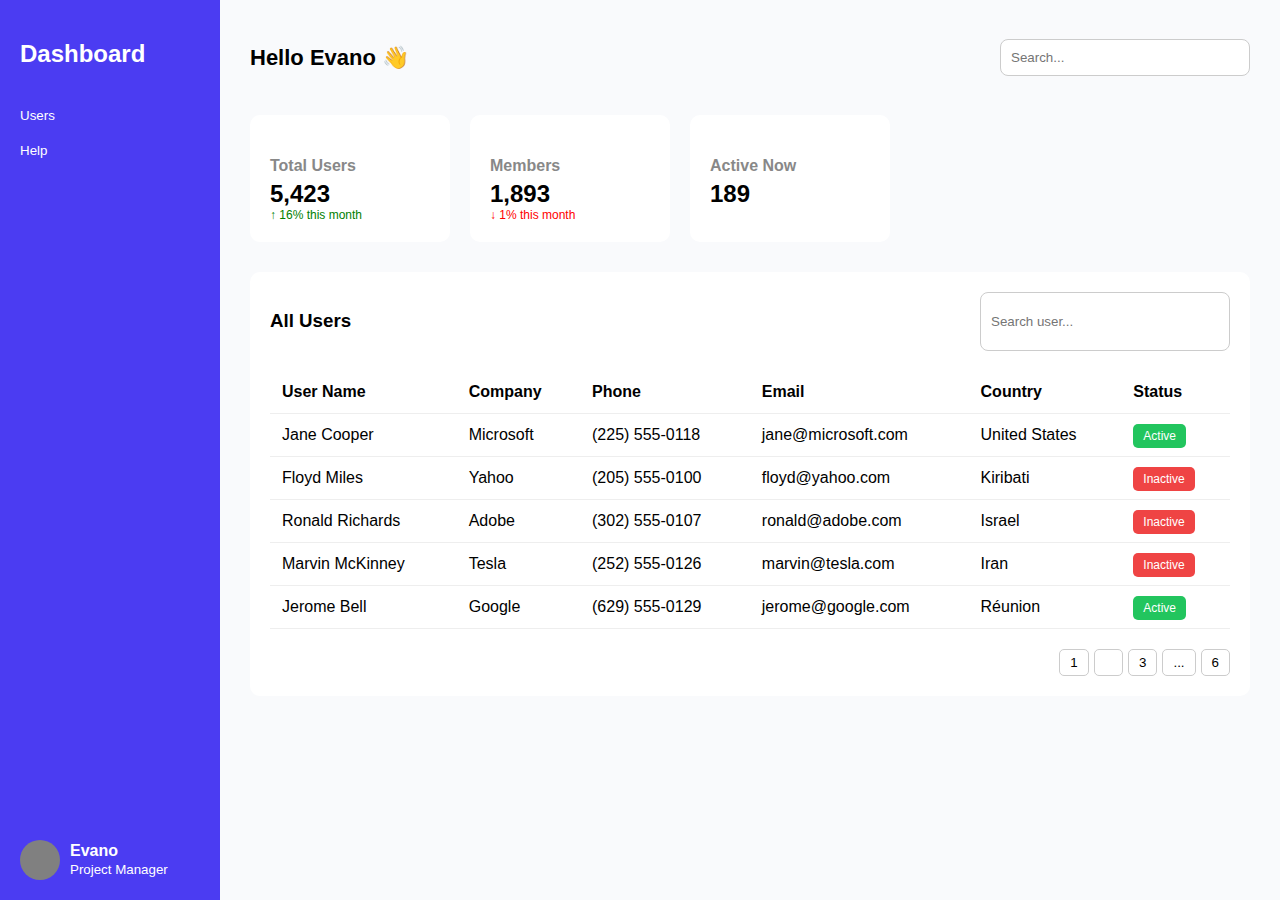
<file: index.html>
<!DOCTYPE html>
<html lang="en">
<head>
  <meta charset="UTF-8" />
  <meta name="viewport" content="width=device-width, initial-scale=1.0"/>
  <title>User Dashboard</title>
  <link rel="stylesheet" href="/assets/style.css" />
</head>
<body>

  <!-- Sidebar -->
  <div class="sidebar">
    <div class="nav">
      <h2>Dashboard</h2>
      <button class="nav-button">Users</button>
      <button class="nav-button">Help</button>
    </div>

    <div class="profile">
      <div class="avatar"></div>
      <div>
        <strong>Evano</strong><br />
        <small>Project Manager</small>
      </div>
    </div>
  </div>

  <!-- Main Content -->
  <div class="main">
    <div class="header">
      <h1>Hello Evano 👋</h1>
      <input type="text" placeholder="Search..." class="search-box"/>
    </div>

    <div class="stats">
      <div class="stat-card">
        <h4>Total Users</h4>
        <div class="value">5,423</div>
        <div class="change up">↑ 16% this month</div>
      </div>
      <div class="stat-card">
        <h4>Members</h4>
        <div class="value">1,893</div>
        <div class="change down">↓ 1% this month</div>
      </div>
      <div class="stat-card">
        <h4>Active Now</h4>
        <div class="value">189</div>
      </div>
    </div>

    <div class="table-section">
      <div class="table-header">
        <h3>All Users</h3>
        <input type="text" placeholder="Search user..." class="search-box"/>
      </div>

      <table>
        <thead>
          <tr>
            <th>User Name</th>
            <th>Company</th>
            <th>Phone</th>
            <th>Email</th>
            <th>Country</th>
            <th>Status</th>
          </tr>
        </thead>
        <tbody>
          <tr>
            <td>Jane Cooper</td>
            <td>Microsoft</td>
            <td>(225) 555-0118</td>
            <td>jane@microsoft.com</td>
            <td>United States</td>
            <td><span class="status active">Active</span></td>
          </tr>
          <tr>
            <td>Floyd Miles</td>
            <td>Yahoo</td>
            <td>(205) 555-0100</td>
            <td>floyd@yahoo.com</td>
            <td>Kiribati</td>
            <td><span class="status inactive">Inactive</span></td>
          </tr>
          <tr>
            <td>Ronald Richards</td>
            <td>Adobe</td>
            <td>(302) 555-0107</td>
            <td>ronald@adobe.com</td>
            <td>Israel</td>
            <td><span class="status inactive">Inactive</span></td>
          </tr>
          <tr>
            <td>Marvin McKinney</td>
            <td>Tesla</td>
            <td>(252) 555-0126</td>
            <td>marvin@tesla.com</td>
            <td>Iran</td>
            <td><span class="status inactive">Inactive</span></td>
          </tr>
          <tr>
            <td>Jerome Bell</td>
            <td>Google</td>
            <td>(629) 555-0129</td>
            <td>jerome@google.com</td>
            <td>Réunion</td>
            <td><span class="status active">Active</span></td>
          </tr>
        </tbody>
      </table>

      <div class="pagination">
        <button>1</button>
        <button class="active-page">2</button>
        <button>3</button>
        <button>...</button>
        <button>6</button>
      </div>
    </div>
  </div>

</body>
</html>
</file>
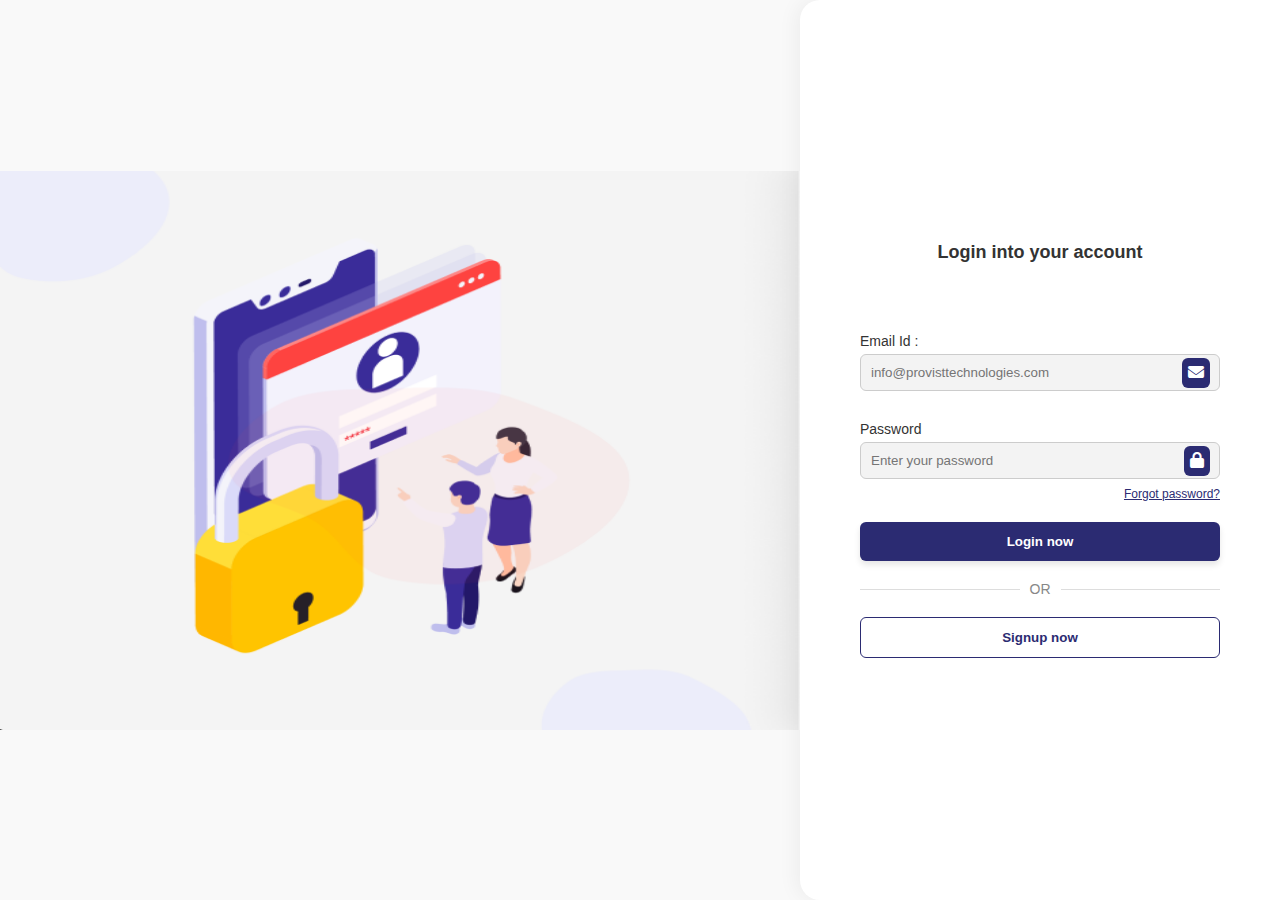
<file: login.html>
<!DOCTYPE html>
<html lang="en">

<head>
    <meta charset="UTF-8" />
    <meta name="viewport" content="width=device-width, initial-scale=1.0" />
    <title>Login UI</title>
    <link rel="stylesheet" href="assets/css/login_style.css" />
    <link rel="stylesheet" href="https://cdnjs.cloudflare.com/ajax/libs/font-awesome/6.5.0/css/all.min.css">
    <script src="https://code.jquery.com/jquery-3.6.0.min.js"></script>
</head>

<body>
    <div class="container">
        <div class="left">
            <img src="assets/imgs/Background.png" alt="Login Illustration" />
        </div>
        <div class="right">
            <div class="form-container">
                <h2>Login into your account</h2>
                <label>Email Id :</label>
                <div class="input-group">
                    <input name="email" type="email" placeholder="info@provisttechnologies.com" required/>
                    <span><i class="fas fa-envelope"></i></span>
                </div>
                <label>Password</label>
                <div class="input-group">
                    <input name="password" type="password" placeholder="Enter your password" required/>
                    <span><i class="fas fa-lock"></i></span>
                </div>
                <div class="forgot">
                    <a href="#">Forgot password?</a>
                </div>
                <button class="btn-login">Login now</button>
                <div class="divider">
                    <span></span>
                    <p>OR</p>
                    <span></span>
                </div>
                <button class="btn-signup">Signup now</button>
            </div>
        </div>
    </div>
    <script src="assets/js/login_scripts.js"></script>
</body>

</html>
</file>
<file: assets/style.css>
* {
  box-sizing: border-box;
  font-family: 'Segoe UI', sans-serif;
}

body {
  margin: 0;
  display: flex;
  background-color: #f9fafc;
}

/* Sidebar */
.sidebar {
  width: 220px;
  background-color: #4b3cf2;
  color: white;
  display: flex;
  flex-direction: column;
  justify-content: space-between;
  padding: 20px;
  height: 100vh;
}

.sidebar h2 {
  margin-bottom: 30px;
}

.nav-button {
  background: transparent;
  border: none;
  color: white;
  padding: 10px 0;
  cursor: pointer;
  text-align: left;
  width: 100%;
}

.profile {
  display: flex;
  align-items: center;
  gap: 10px;
}

.avatar {
  width: 40px;
  height: 40px;
  border-radius: 50%;
  background-color: gray;
}

/* Main */
.main {
  flex-grow: 1;
  padding: 30px;
}

/* Header */
.header {
  display: flex;
  justify-content: space-between;
  align-items: center;
}

.header h1 {
  font-size: 22px;
}

.search-box {
  padding: 10px;
  border-radius: 8px;
  border: 1px solid #ccc;
  width: 250px;
}

/* Stats */
.stats {
  display: flex;
  gap: 20px;
  margin: 30px 0;
}

.stat-card {
  background-color: white;
  border-radius: 10px;
  padding: 20px;
  width: 200px;
}

.stat-card h4 {
  color: #888;
  margin-bottom: 5px;
}

.stat-card .value {
  font-size: 24px;
  font-weight: bold;
}

.change {
  font-size: 12px;
}

.up {
  color: green;
}

.down {
  color: red;
}

/* Table */
.table-section {
  background-color: white;
  border-radius: 10px;
  padding: 20px;
}

.table-header {
  display: flex;
  justify-content: space-between;
  margin-bottom: 20px;
}

table {
  width: 100%;
  border-collapse: collapse;
}

th, td {
  text-align: left;
  padding: 12px;
  border-bottom: 1px solid #eee;
}

.status {
  padding: 5px 10px;
  border-radius: 5px;
  color: white;
  font-size: 12px;
}

.active {
  background-color: #22c55e;
}

.inactive {
  background-color: #ef4444;
}

/* Pagination */
.pagination {
  display: flex;
  justify-content: flex-end;
  margin-top: 20px;
  gap: 5px;
}

.pagination button {
  border: 1px solid #ccc;
  background: white;
  padding: 5px 10px;
  border-radius: 5px;
  cursor: pointer;
}

.active-page {
  background: #4b3cf2;
  color: white;
}
</file>
<file: assets/css/login_style.css>
* {
  box-sizing: border-box;
  margin: 0;
  padding: 0;
  font-family: 'Segoe UI', sans-serif;
}

body {
  background-color: #f9f9f9;
  height: 100vh;
}

.container {
  display: flex;
  height: 100vh;
}

.left {
  flex: 2;
  display: flex;
  align-items: center;
  justify-content: center;
}

.left img {
  width: 100%;
  height: 559px;
}

.right {
  flex: 1;
  background-color: white;
  display: flex;
  align-items: center;
  justify-content: center;
  padding: 60px 40px;
  border-top-left-radius: 20px;
  border-bottom-left-radius: 20px;
  box-shadow: -4px 0 20px rgba(0, 0, 0, 0.05);
}

.form-container {
  width: 100%;
  max-width: 360px;
}

.form-container h2 {
  font-size: 18px;
  margin-bottom: 70px;
  color: #333;
  text-align: center;
}

label {
  display: block;
  margin-top: 30px;
  margin-bottom: 5px;
  font-size: 14px;
  color: #333;
}

.input-group {
  position: relative;
}

.input-group input {
  width: 100%;
  padding: 10px 40px 10px 10px;
  border: 1px solid #ccc;
  border-radius: 6px;
  background-color: #f3f3f3;
}

.input-group span {
  position: absolute;
  top: 50%;
  right: 10px;
  transform: translateY(-50%);
  color: #fff;
  background-color: #2b2b72;
  padding: 6px;
  border-radius: 6px;
}

.forgot {
  text-align: right;
  margin-top: 5px;
  margin-bottom: 20px;
}

.forgot a {
  font-size: 12px;
  color: #2b2b72;
  text-decoration: underline;
}

.btn-login {
  width: 100%;
  background-color: #2b2b72;
  color: white;
  padding: 12px;
  border: none;
  border-radius: 6px;
  font-weight: bold;
  cursor: pointer;
  box-shadow: 0 4px 6px rgba(0,0,0,0.1);
  margin-bottom: 20px;
}

.divider {
  display: flex;
  align-items: center;
  text-align: center;
  margin-bottom: 20px;
}

.divider span {
  flex: 1;
  height: 1px;
  background-color: #ddd;
}

.divider p {
  padding: 0 10px;
  color: #888;
  font-size: 14px;
}

.btn-signup {
  width: 100%;
  background-color: transparent;
  color: #2b2b72;
  padding: 12px;
  border: 1px solid #2b2b72;
  border-radius: 6px;
  font-weight: bold;
  cursor: pointer;
}
</file>
